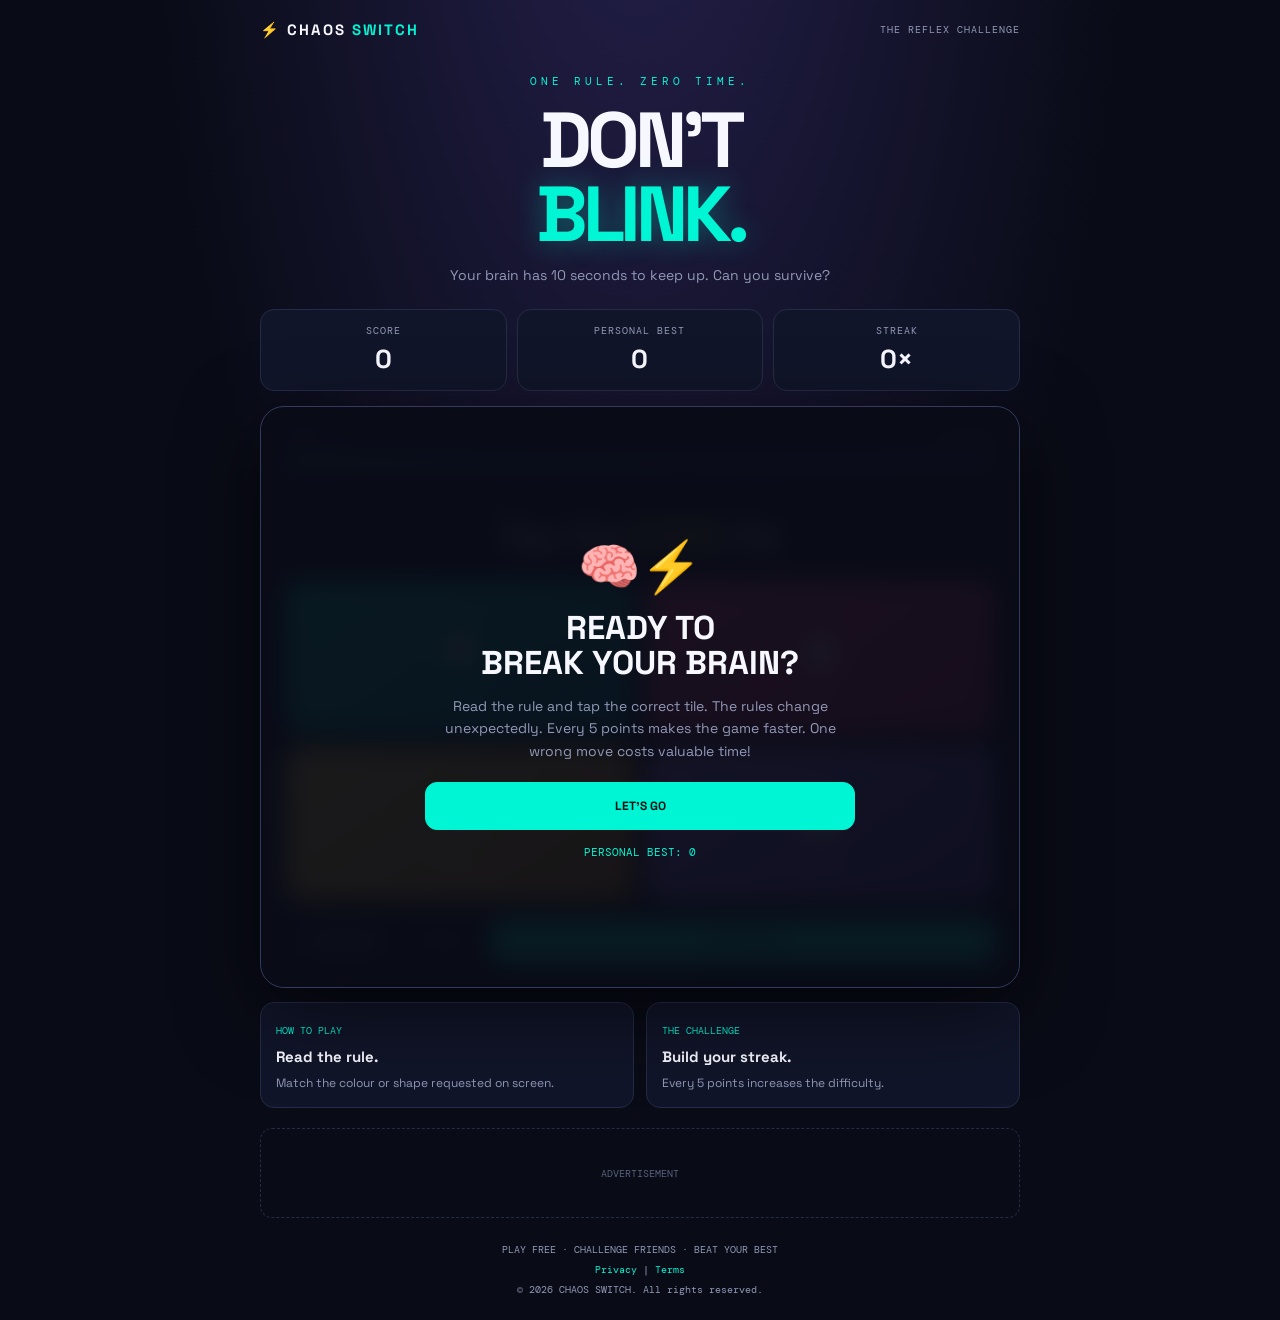
<file: index.html>
<!DOCTYPE html>
<html lang="en">
<head>
  <meta charset="UTF-8">
  <meta name="viewport" content="width=device-width, initial-scale=1.0">
  <meta name="theme-color" content="#090b16">

  <meta name="description" content="Play CHAOS SWITCH, the ultimate fast-paced brain and reflex challenge. Test your speed, build streaks and beat your high score.">

  <meta name="google-adsense-account" content="ca-pub-2552540546277855">

  <title>CHAOS SWITCH - Don't Blink!</title>

  <link rel="stylesheet" href="style.css">

  <link rel="preconnect" href="https://fonts.googleapis.com">
  <link rel="preconnect" href="https://fonts.gstatic.com" crossorigin>
  <link href="https://fonts.googleapis.com/css2?family=Space+Grotesk:wght@400;500;600;700;800&family=DM+Mono:wght@400;500&display=swap" rel="stylesheet">

  <!-- Google AdSense -->
  <script async
    src="https://pagead2.googlesyndication.com/pagead/js/adsbygoogle.js?client=ca-pub-2552540546277855"
    crossorigin="anonymous"></script>
</head>

<body>

<div class="container">

  <header class="header">
    <div class="logo">⚡ CHAOS <span>SWITCH</span></div>
    <div class="header-tag">THE REFLEX CHALLENGE</div>
  </header>

  <section class="hero">
    <div class="eyebrow">ONE RULE. ZERO TIME.</div>
    <h1>DON'T<br><span>BLINK.</span></h1>
    <p>Your brain has 10 seconds to keep up. Can you survive?</p>
  </section>

  <section class="stats">

    <div class="stat">
      <small>SCORE</small>
      <strong id="score">0</strong>
    </div>

    <div class="stat">
      <small>PERSONAL BEST</small>
      <strong id="best">0</strong>
    </div>

    <div class="stat">
      <small>STREAK</small>
      <strong id="streak">0×</strong>
    </div>

  </section>

  <main class="game-box" id="arena">

    <div class="game-top">
      <span id="level">ROUND 01</span>
      <span id="timer">10.0 SEC</span>
    </div>

    <div class="progress">
      <div id="progressBar"></div>
    </div>

    <div class="instruction">
      FOLLOW THE RULE — NOT YOUR INSTINCT
    </div>

    <div class="rule" id="rule">
      Tap the <span>CYAN</span> tile
    </div>

    <div class="tiles" id="tiles">

      <button class="tile cyan" data-id="0">
        <span class="symbol">●</span>
        <small>CYAN</small>
      </button>

      <button class="tile pink" data-id="1">
        <span class="symbol">▲</span>
        <small>PINK</small>
      </button>

      <button class="tile yellow" data-id="2">
        <span class="symbol">■</span>
        <small>YELLOW</small>
      </button>

      <button class="tile purple" data-id="3">
        <span class="symbol">◆</span>
        <small>PURPLE</small>
      </button>

    </div>

    <div class="controls">
      <button class="secondary" id="soundBtn">🔊 SOUND ON</button>
      <button class="secondary" id="pauseBtn" disabled>Ⅱ PAUSE</button>
      <button class="primary" id="startBtn">START GAME</button>
    </div>

    <div class="overlay" id="overlay">
      <div class="modal">
        <div class="emoji">🧠⚡</div>
        <h2 id="overlayTitle">READY TO<br>BREAK YOUR BRAIN?</h2>

        <p id="overlayText">
          Read the rule and tap the correct tile.
          The rules change unexpectedly.
          Every 5 points makes the game faster.
          One wrong move costs valuable time!
        </p>

        <button class="primary" id="overlayBtn">
          LET'S GO
        </button>

        <div class="bestline" id="bestline">
          PERSONAL BEST: 0
        </div>
      </div>
    </div>

  </main>

  <section class="tips">

    <div>
      <small>HOW TO PLAY</small>
      <h3>Read the rule.</h3>
      <p>Match the colour or shape requested on screen.</p>
    </div>

    <div>
      <small>THE CHALLENGE</small>
      <h3>Build your streak.</h3>
      <p>Every 5 points increases the difficulty.</p>
    </div>

  </section>

  <!-- Ad placement placeholder.
       Add an actual AdSense ad unit here only after approval. -->
  <div class="ad-space">
    ADVERTISEMENT
  </div>

  <footer>
    <p>PLAY FREE · CHALLENGE FRIENDS · BEAT YOUR BEST</p>
    <a href="privacy.html">Privacy</a>
    |
    <a href="terms.html">Terms</a>
    <p>© 2026 CHAOS SWITCH. All rights reserved.</p>
  </footer>

</div>

<script src="game.js"></script>

</body>
</html>
</file>
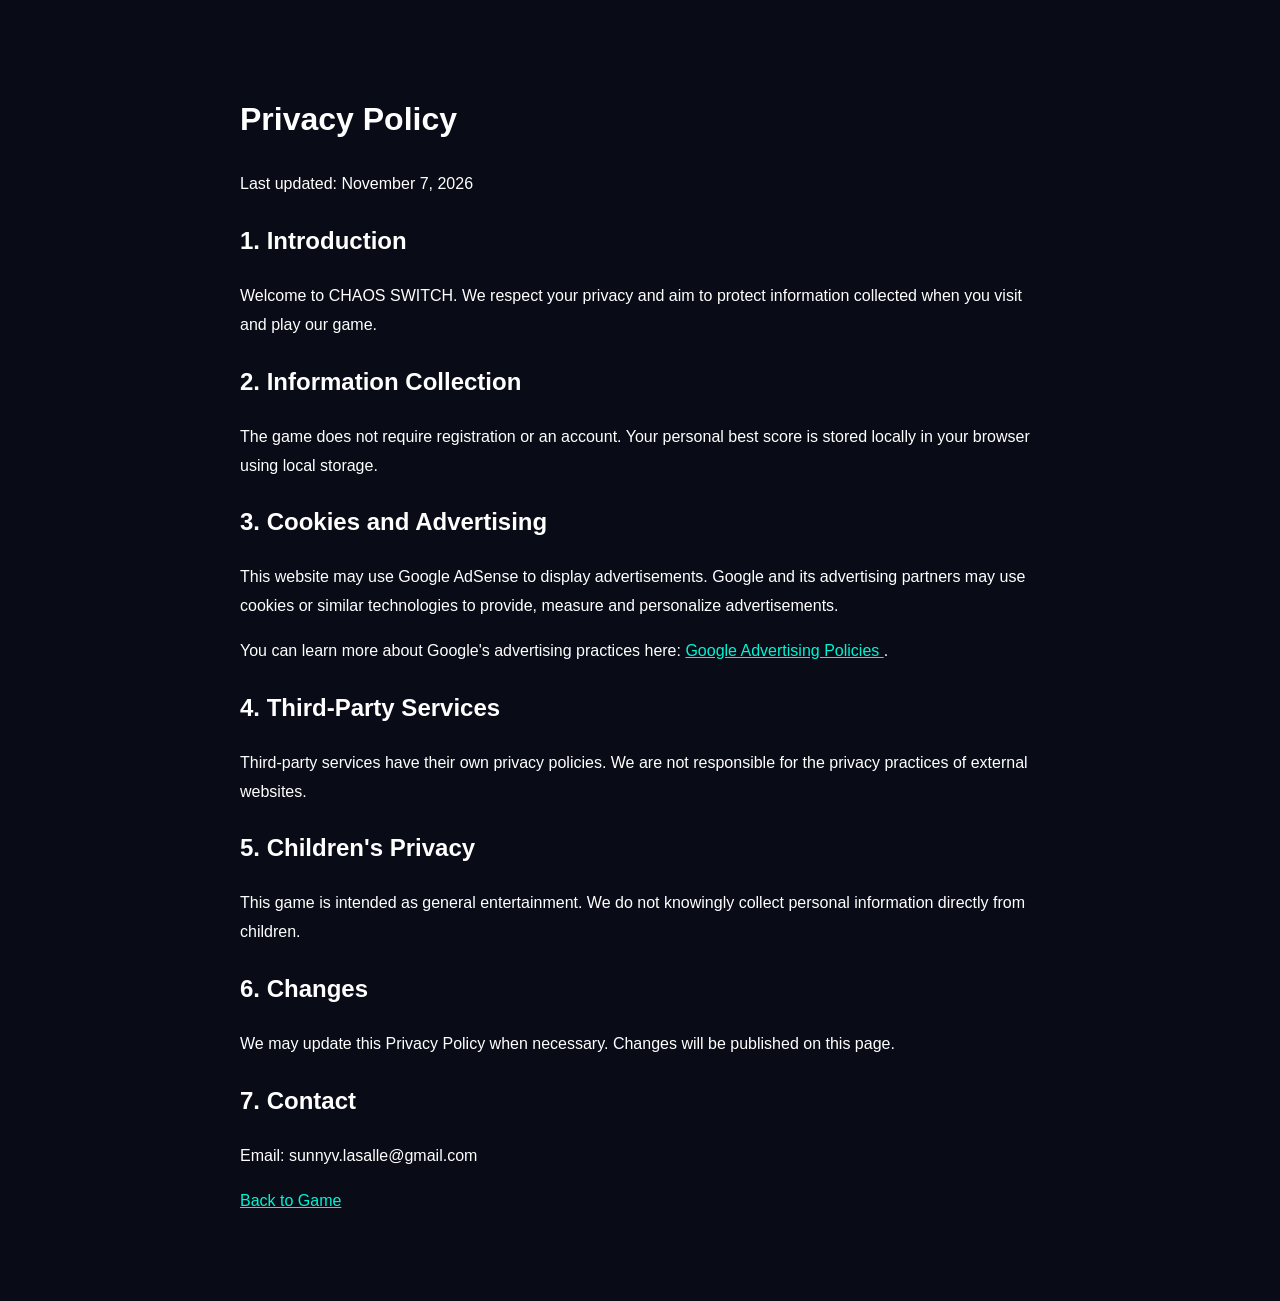
<file: privacy.html>
<!DOCTYPE html>
<html lang="en">
<head>
<meta charset="UTF-8">
<meta name="viewport" content="width=device-width, initial-scale=1">
<title>Privacy Policy - CHAOS SWITCH</title>
<style>
body {
  background: #090b16;
  color: white;
  font-family: Arial, sans-serif;
  max-width: 800px;
  margin: 50px auto;
  padding: 20px;
  line-height: 1.8;
}
a { color: #00f5d4; }
</style>
</head>
<body>

<h1>Privacy Policy</h1>

<p>Last updated: November 7, 2026</p>

<h2>1. Introduction</h2>

<p>
Welcome to CHAOS SWITCH. We respect your privacy
and aim to protect information collected when you
visit and play our game.
</p>

<h2>2. Information Collection</h2>

<p>
The game does not require registration or an account.
Your personal best score is stored locally in your
browser using local storage.
</p>

<h2>3. Cookies and Advertising</h2>

<p>
This website may use Google AdSense to display
advertisements. Google and its advertising partners
may use cookies or similar technologies to provide,
measure and personalize advertisements.
</p>

<p>
You can learn more about Google's advertising
practices here:
<a href="https://policies.google.com/technologies/ads">
Google Advertising Policies
</a>.
</p>

<h2>4. Third-Party Services</h2>

<p>
Third-party services have their own privacy policies.
We are not responsible for the privacy practices of
external websites.
</p>

<h2>5. Children's Privacy</h2>

<p>
This game is intended as general entertainment.
We do not knowingly collect personal information
directly from children.
</p>

<h2>6. Changes</h2>

<p>
We may update this Privacy Policy when necessary.
Changes will be published on this page.
</p>

<h2>7. Contact</h2>

<p>
Email: sunnyv.lasalle@gmail.com
</p>

<p><a href="index.html">Back to Game</a></p>

</body>
</html>
</file>
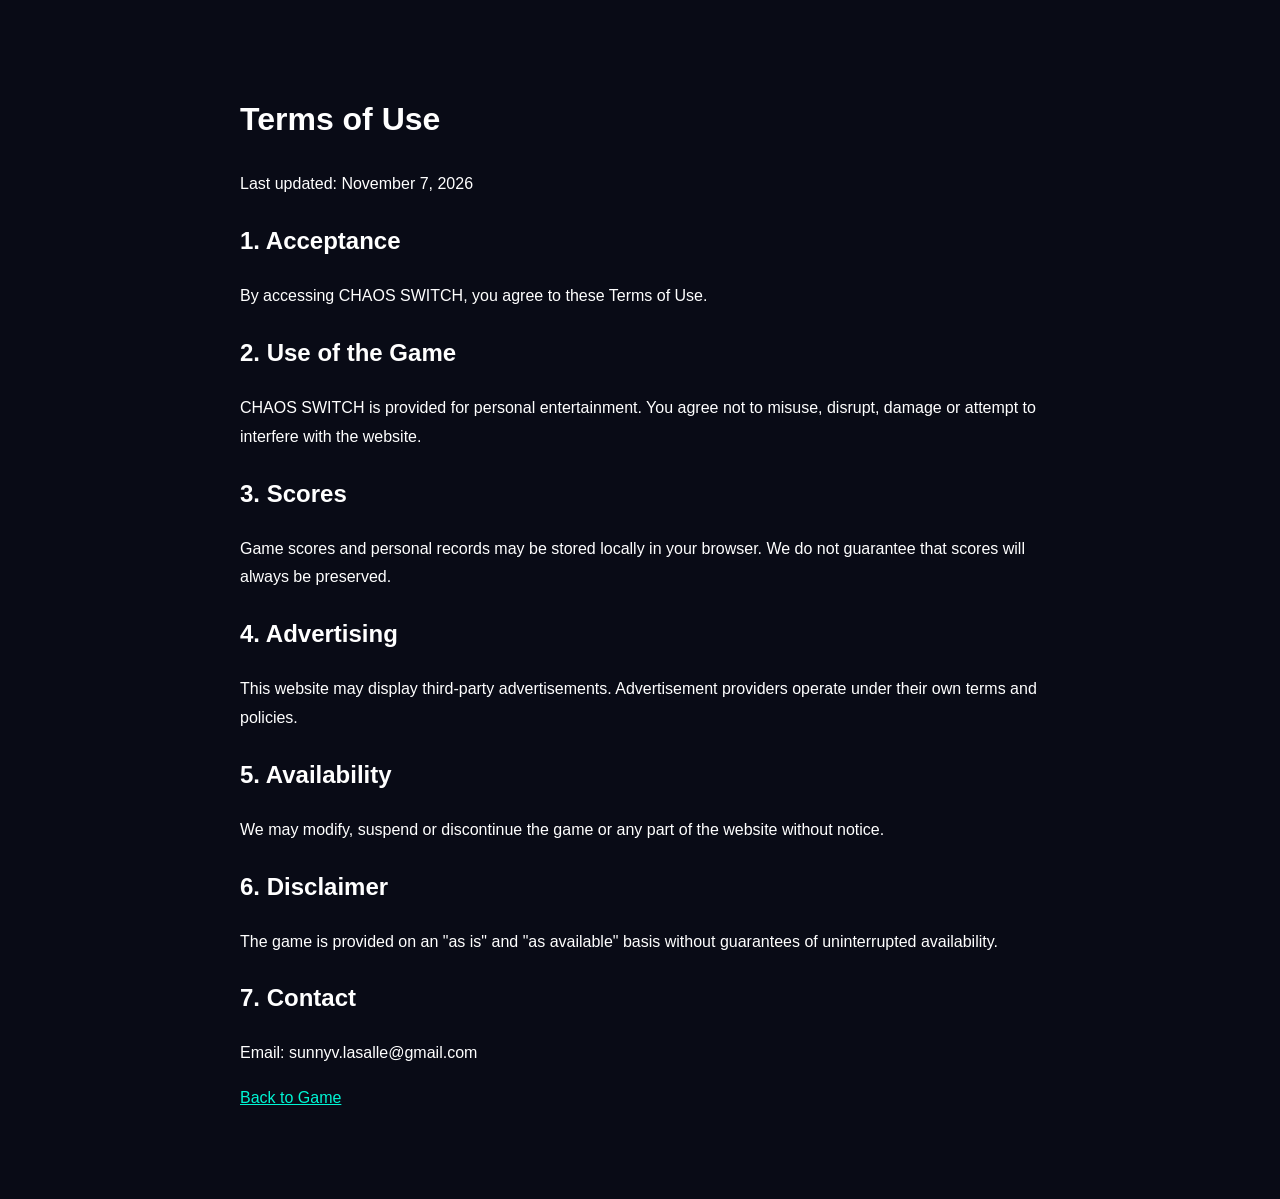
<file: terms.html>
<!DOCTYPE html>
<html lang="en">
<head>
<meta charset="UTF-8">
<meta name="viewport" content="width=device-width, initial-scale=1">
<title>Terms of Use - CHAOS SWITCH</title>
<style>
body {
  background: #090b16;
  color: white;
  font-family: Arial, sans-serif;
  max-width: 800px;
  margin: 50px auto;
  padding: 20px;
  line-height: 1.8;
}
a { color: #00f5d4; }
</style>
</head>
<body>

<h1>Terms of Use</h1>

<p>Last updated: November 7, 2026</p>

<h2>1. Acceptance</h2>

<p>
By accessing CHAOS SWITCH, you agree to these
Terms of Use.
</p>

<h2>2. Use of the Game</h2>

<p>
CHAOS SWITCH is provided for personal entertainment.
You agree not to misuse, disrupt, damage or attempt
to interfere with the website.
</p>

<h2>3. Scores</h2>

<p>
Game scores and personal records may be stored
locally in your browser. We do not guarantee that
scores will always be preserved.
</p>

<h2>4. Advertising</h2>

<p>
This website may display third-party advertisements.
Advertisement providers operate under their own
terms and policies.
</p>

<h2>5. Availability</h2>

<p>
We may modify, suspend or discontinue the game
or any part of the website without notice.
</p>

<h2>6. Disclaimer</h2>

<p>
The game is provided on an "as is" and
"as available" basis without guarantees of
uninterrupted availability.
</p>

<h2>7. Contact</h2>

<p>
Email: sunnyv.lasalle@gmail.com
</p>

<p><a href="index.html">Back to Game</a></p>

</body>
</html>
</file>
<file: style.css>
:root {
  --bg: #090b16;
  --panel: #111529;
  --line: #252b46;
  --white: #f7f8ff;
  --muted: #9299b7;
  --cyan: #00f5d4;
  --pink: #ff4d9d;
  --yellow: #ffe66d;
  --purple: #9b7bff;
}

* {
  box-sizing: border-box;
  margin: 0;
  padding: 0;
}

body {
  background:
    radial-gradient(ellipse at 50% -20%, #25204d, transparent 55%),
    var(--bg);
  color: var(--white);
  font-family: "Space Grotesk", sans-serif;
  min-height: 100vh;
  padding: 20px 14px;
}

button {
  font-family: inherit;
  cursor: pointer;
}

.container {
  width: 100%;
  max-width: 760px;
  margin: auto;
}

.header {
  display: flex;
  justify-content: space-between;
  align-items: center;
  margin-bottom: 35px;
}

.logo {
  font-size: 15px;
  font-weight: 800;
  letter-spacing: 2px;
}

.logo span {
  color: var(--cyan);
}

.header-tag {
  color: var(--muted);
  font: 10px "DM Mono", monospace;
  letter-spacing: 1px;
}

.hero {
  text-align: center;
  margin-bottom: 25px;
}

.eyebrow {
  color: var(--cyan);
  font: 11px "DM Mono", monospace;
  letter-spacing: 4px;
}

.hero h1 {
  font-size: clamp(48px, 10vw, 78px);
  line-height: .95;
  font-weight: 800;
  letter-spacing: -5px;
  margin: 15px 0;
}

.hero h1 span {
  color: var(--cyan);
  text-shadow: 0 0 30px #00f5d455;
}

.hero p {
  color: var(--muted);
  font-size: 14px;
}

.stats {
  display: grid;
  grid-template-columns: repeat(3, 1fr);
  gap: 10px;
  margin-bottom: 15px;
}

.stat {
  background: var(--panel);
  border: 1px solid var(--line);
  padding: 14px;
  border-radius: 14px;
  text-align: center;
}

.stat small {
  display: block;
  font: 10px "DM Mono", monospace;
  color: var(--muted);
  letter-spacing: 1px;
}

.stat strong {
  display: block;
  font-size: 26px;
  margin-top: 5px;
}

.game-box {
  background: linear-gradient(145deg, #151a32, #0e1224);
  border: 1px solid #343b5c;
  border-radius: 24px;
  padding: 24px;
  position: relative;
  overflow: hidden;
  box-shadow: 0 24px 80px #0008;
}

.game-top {
  display: flex;
  justify-content: space-between;
  font: 11px "DM Mono", monospace;
  color: var(--muted);
}

#timer {
  color: var(--yellow);
}

.progress {
  height: 5px;
  background: #282e49;
  border-radius: 10px;
  margin: 15px 0 22px;
  overflow: hidden;
}

#progressBar {
  height: 100%;
  width: 100%;
  background: linear-gradient(90deg, var(--cyan), var(--purple));
  transition: width .1s linear;
}

.instruction {
  text-align: center;
  color: var(--muted);
  font: 10px "DM Mono", monospace;
  letter-spacing: 2px;
}

.rule {
  text-align: center;
  font-size: clamp(23px, 5vw, 34px);
  font-weight: 800;
  margin: 15px 0 22px;
}

.rule span {
  color: var(--yellow);
}

.tiles {
  display: grid;
  grid-template-columns: repeat(2, 1fr);
  gap: 12px;
}

.tile {
  min-height: 155px;
  border: none;
  border-radius: 18px;
  color: white;
  display: flex;
  flex-direction: column;
  align-items: center;
  justify-content: center;
  gap: 12px;
  transition: transform .12s, filter .12s;
  box-shadow: inset 0 -7px 0 #0002;
}

.tile:hover {
  filter: brightness(1.12);
}

.tile:active {
  transform: scale(.95);
}

.tile .symbol {
  font-size: 58px;
}

.tile small {
  font: 10px "DM Mono", monospace;
  letter-spacing: 2px;
}

.cyan {
  background: linear-gradient(145deg, #00d9c1, #008f9e);
}

.pink {
  background: linear-gradient(145deg, #ff5ca8, #c92c79);
}

.yellow {
  background: linear-gradient(145deg, #ffe66d, #d99a24);
}

.purple {
  background: linear-gradient(145deg, #a98aff, #6448c7);
}

.controls {
  display: flex;
  gap: 10px;
  margin-top: 17px;
}

.primary,
.secondary {
  padding: 13px 15px;
  border-radius: 12px;
  font-size: 12px;
  font-weight: 800;
  border: 1px solid var(--line);
}

.primary {
  background: var(--cyan);
  color: #061315;
  border-color: var(--cyan);
  flex: 1;
}

.secondary {
  background: #1a2038;
  color: white;
}

button:disabled {
  opacity: .45;
  cursor: not-allowed;
}

.overlay {
  position: absolute;
  inset: 0;
  z-index: 5;
  background: #090b16ee;
  backdrop-filter: blur(12px);
  display: grid;
  place-items: center;
  padding: 25px;
  text-align: center;
}

.overlay.hidden {
  display: none;
}

.modal {
  max-width: 430px;
}

.emoji {
  font-size: 50px;
  margin-bottom: 12px;
}

.modal h2 {
  font-size: 33px;
  line-height: 1.05;
  margin-bottom: 14px;
}

.modal p {
  color: var(--muted);
  font-size: 14px;
  line-height: 1.6;
}

.modal button {
  margin-top: 20px;
  width: 100%;
  min-height: 48px;
}

.bestline {
  color: var(--cyan);
  font: 11px "DM Mono", monospace;
  margin-top: 15px;
}

.tips {
  display: grid;
  grid-template-columns: 1fr 1fr;
  gap: 12px;
  margin-top: 14px;
}

.tips div {
  background: var(--panel);
  border: 1px solid var(--line);
  padding: 15px;
  border-radius: 14px;
}

.tips small {
  color: var(--cyan);
  font: 10px "DM Mono", monospace;
}

.tips h3 {
  font-size: 15px;
  margin: 8px 0;
}

.tips p {
  font-size: 12px;
  color: var(--muted);
  line-height: 1.5;
}

.ad-space {
  min-height: 90px;
  border: 1px dashed var(--line);
  border-radius: 12px;
  margin-top: 20px;
  display: flex;
  align-items: center;
  justify-content: center;
  color: #59617e;
  font: 10px "DM Mono", monospace;
}

footer {
  text-align: center;
  margin-top: 22px;
  color: var(--muted);
  font: 10px "DM Mono", monospace;
  line-height: 2;
}

footer a {
  color: var(--cyan);
  text-decoration: none;
}

.flash {
  animation: flash .2s ease;
}

@keyframes flash {
  50% {
    filter: brightness(1.5);
    transform: scale(1.03);
  }
}

.shake {
  animation: shake .25s;
}

@keyframes shake {
  25% { transform: translateX(-5px); }
  75% { transform: translateX(5px); }
}

@media(max-width: 480px) {
  body {
    padding: 14px 10px;
  }

  .game-box {
    padding: 17px;
  }

  .tile {
    min-height: 125px;
  }

  .tile .symbol {
    font-size: 46px;
  }

  .controls {
    flex-wrap: wrap;
  }

  .secondary {
    flex: 1;
  }

  .primary {
    flex-basis: 100%;
  }

  .tips {
    grid-template-columns: 1fr;
  }
}

@media(prefers-reduced-motion: reduce) {
  *, *::before, *::after {
    animation: none !important;
    transition: none !important;
  }
}
</file>
